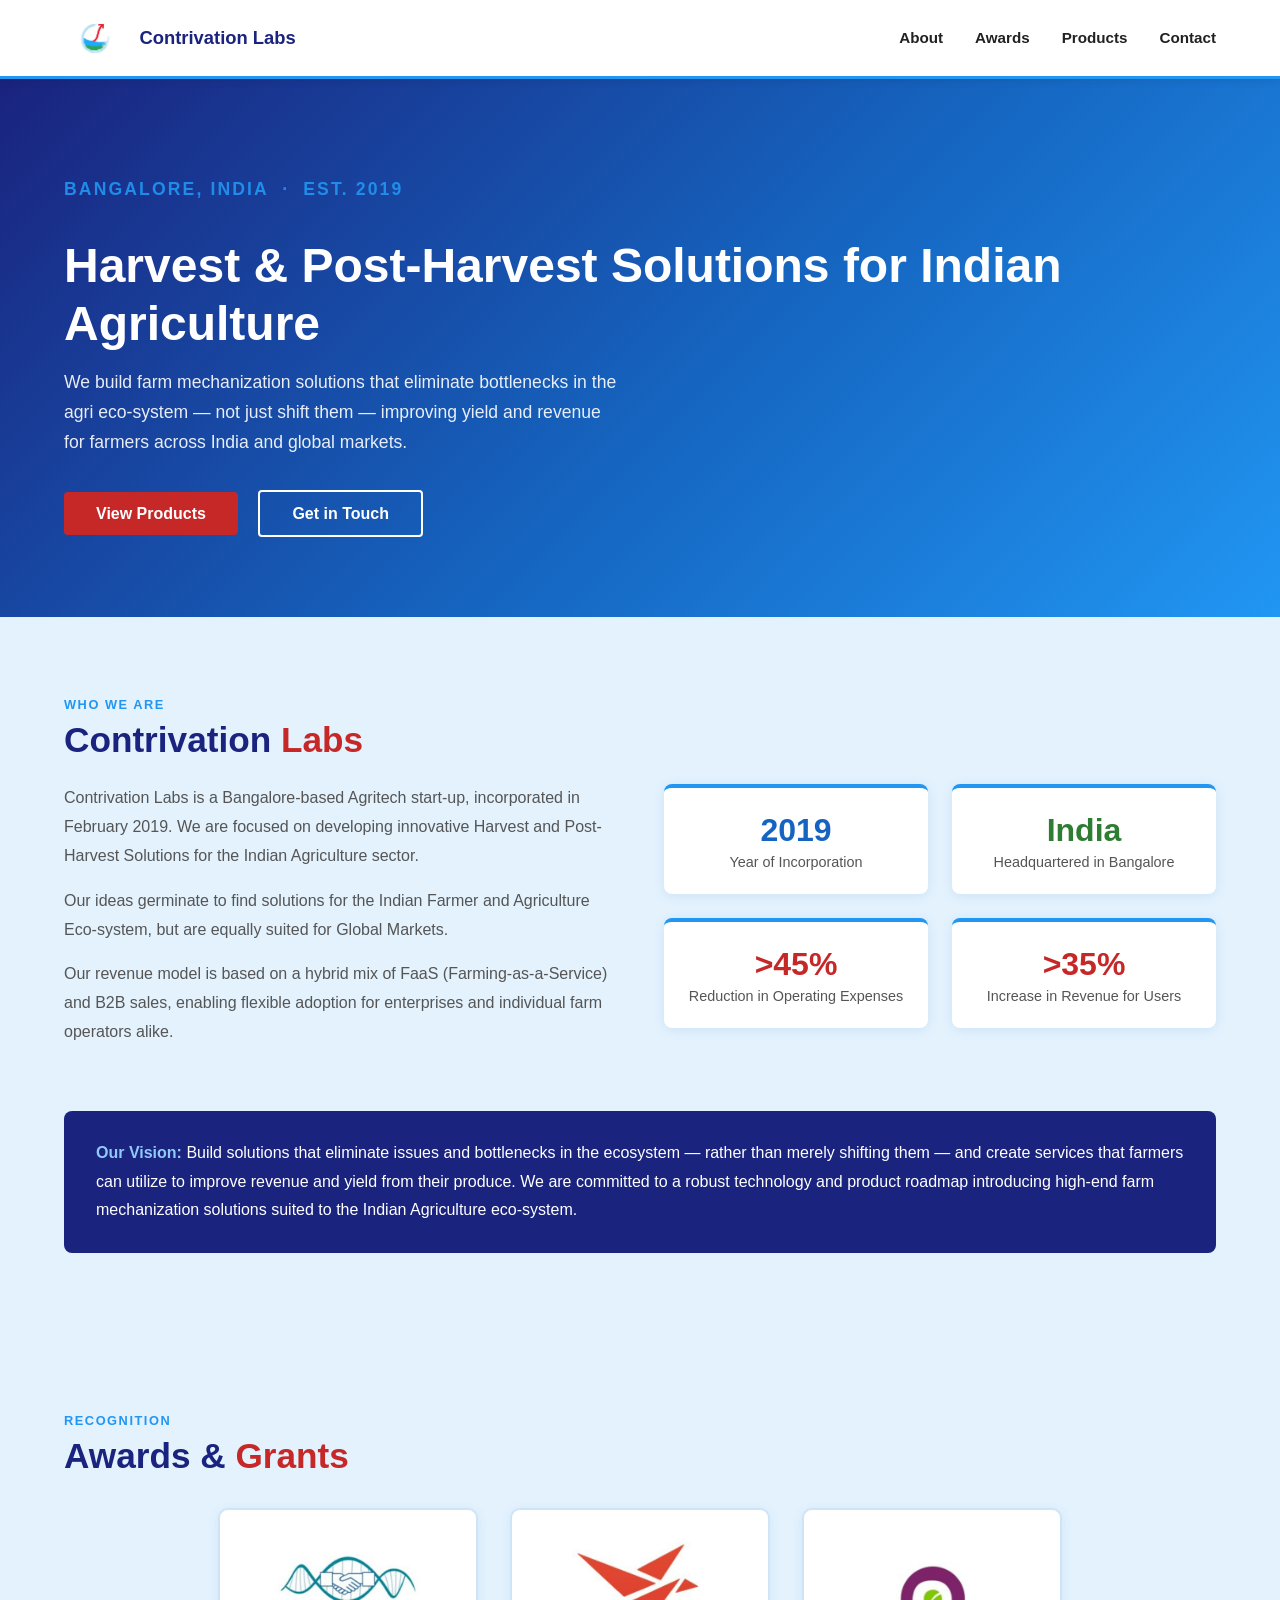
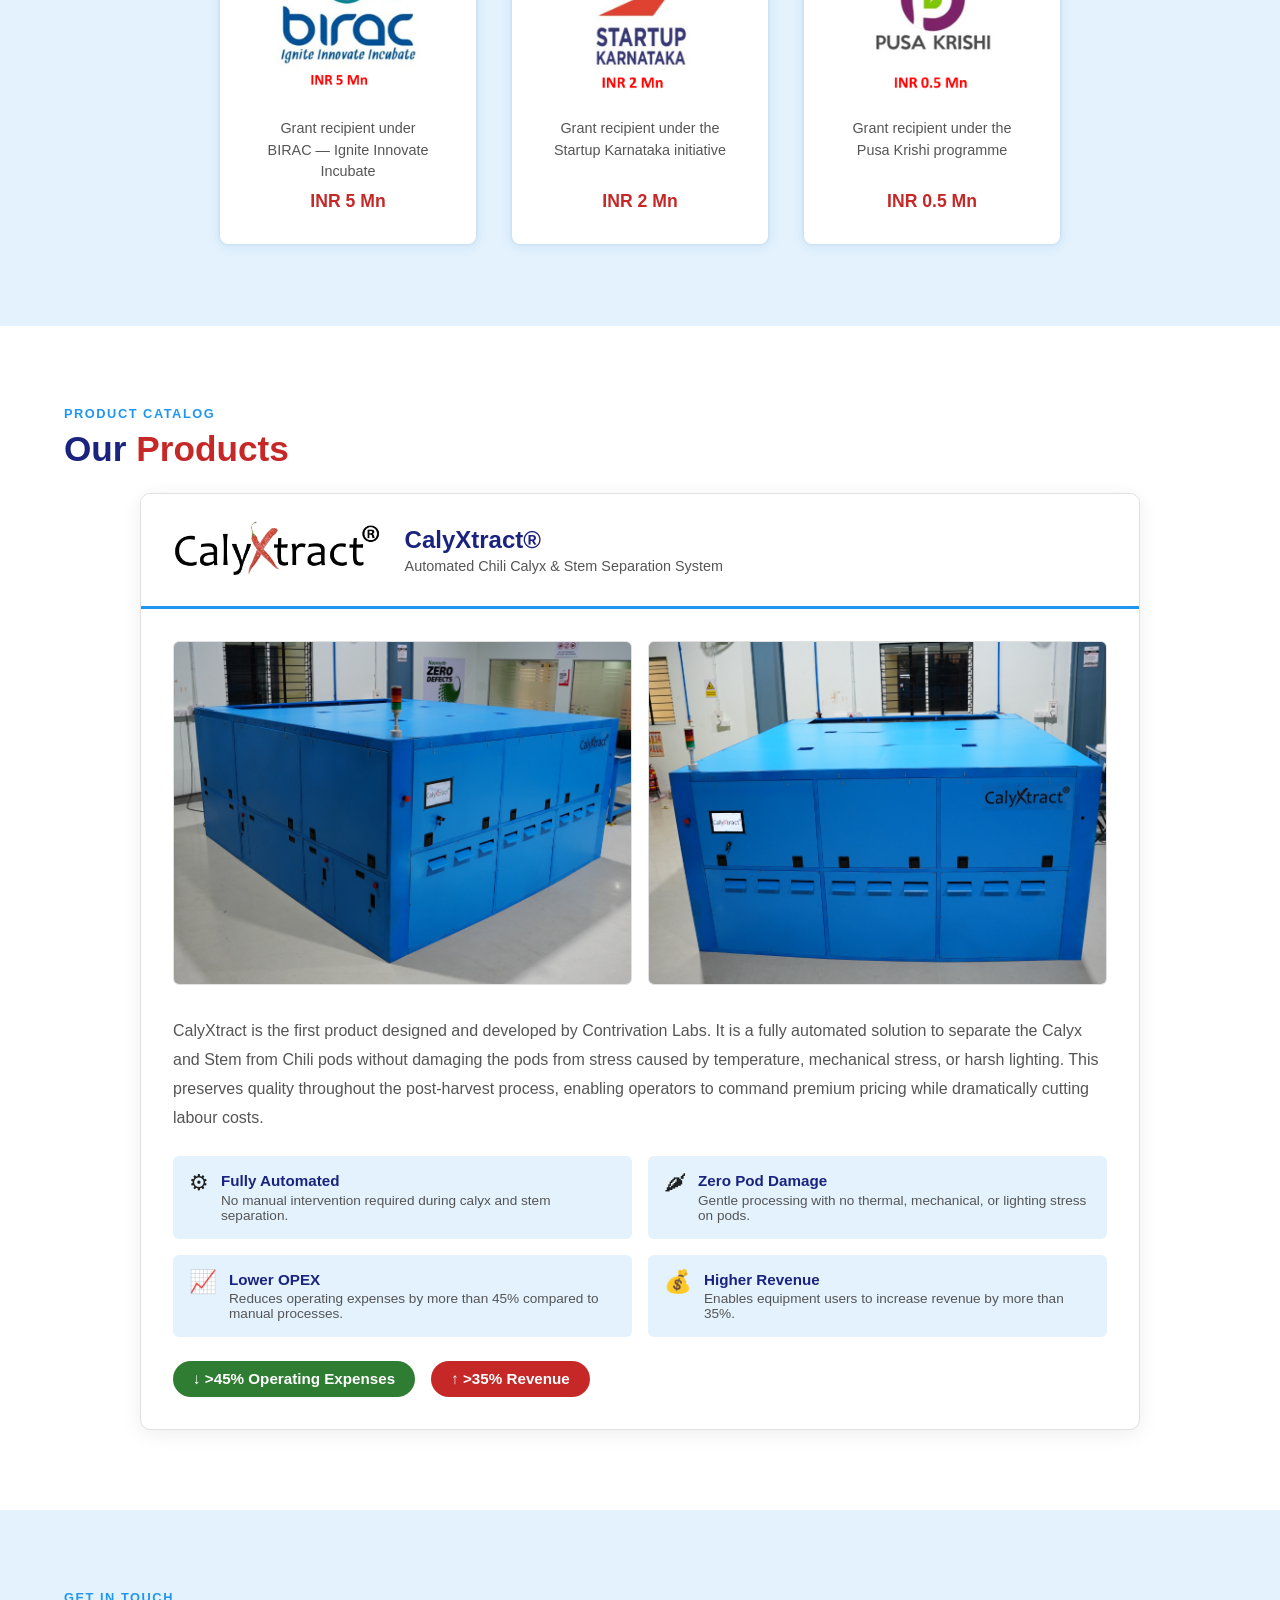
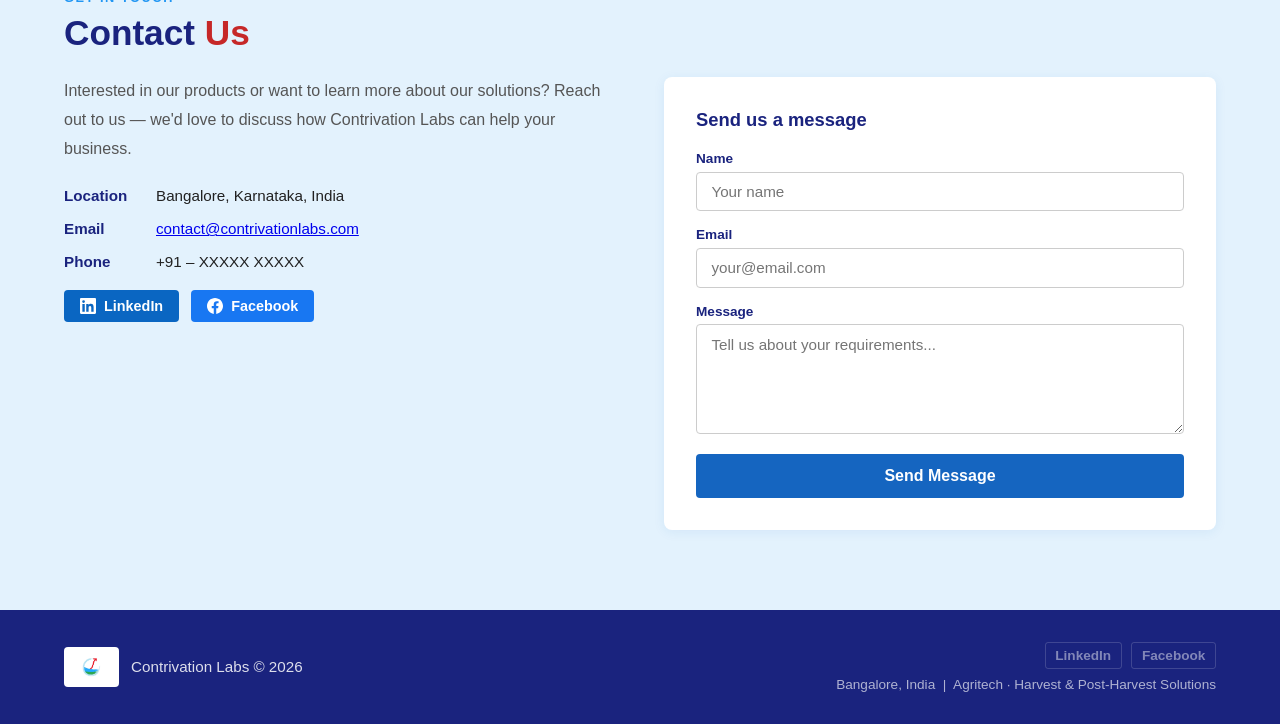
<file: index.html>
<!DOCTYPE html>
<html lang="en">
<head>
  <meta charset="UTF-8" />
  <meta name="viewport" content="width=device-width, initial-scale=1.0" />
  <title>Contrivation Labs | Agritech Solutions</title>
  <link rel="stylesheet" href="styles.css" />
</head>
<body>

<!-- NAV -->
<nav>
  <a class="nav-brand" href="./">
    <img src="media/Logo_Contrivation%20Labs.JPG" alt="Contrivation Labs logo" />
    <span>Contrivation Labs</span>
  </a>
  <ul class="nav-links">
    <li><a href="#about">About</a></li>
    <li><a href="#awards">Awards</a></li>
    <li><a href="#catalog">Products</a></li>
    <li><a href="#contact">Contact</a></li>
  </ul>
</nav>

<!-- HERO -->
<section id="hero">
  <div class="hero-text">
    <p class="section-label">Bangalore, India &nbsp;·&nbsp; Est. 2019</p>
    <h1>Harvest &amp; Post-Harvest Solutions for Indian Agriculture</h1>
    <p>We build farm mechanization solutions that eliminate bottlenecks in the agri eco-system — not just shift them — improving yield and revenue for farmers across India and global markets.</p>
    <a class="btn btn-primary" href="#catalog">View Products</a>
    <a class="btn btn-outline" href="#contact">Get in Touch</a>
  </div>
</section>

<!-- ABOUT -->
<section id="about">
  <div>
    <p class="section-label">Who We Are</p>
    <h2 class="section-title">Contrivation <span>Labs</span></h2>
  </div>
  <div class="about-grid">
    <div class="about-text">
      <p>Contrivation Labs is a Bangalore-based Agritech start-up, incorporated in February 2019. We are focused on developing innovative Harvest and Post-Harvest Solutions for the Indian Agriculture sector.</p>
      <p>Our ideas germinate to find solutions for the Indian Farmer and Agriculture Eco-system, but are equally suited for Global Markets.</p>
      <p>Our revenue model is based on a hybrid mix of FaaS (Farming-as-a-Service) and B2B sales, enabling flexible adoption for enterprises and individual farm operators alike.</p>
    </div>
    <div class="about-stats">
      <div class="stat-card">
        <div class="stat-num">2019</div>
        <p>Year of Incorporation</p>
      </div>
      <div class="stat-card">
        <div class="stat-num" style="color:var(--green)">India</div>
        <p>Headquartered in Bangalore</p>
      </div>
      <div class="stat-card">
        <div class="stat-num red">&gt;45%</div>
        <p>Reduction in Operating Expenses</p>
      </div>
      <div class="stat-card">
        <div class="stat-num red">&gt;35%</div>
        <p>Increase in Revenue for Users</p>
      </div>
    </div>
    <div class="vision-box">
      <strong>Our Vision:</strong> Build solutions that eliminate issues and bottlenecks in the ecosystem — rather than merely shifting them — and create services that farmers can utilize to improve revenue and yield from their produce. We are committed to a robust technology and product roadmap introducing high-end farm mechanization solutions suited to the Indian Agriculture eco-system.
    </div>
  </div>
</section>

<!-- AWARDS -->
<section id="awards">
  <p class="section-label">Recognition</p>
  <h2 class="section-title">Awards &amp; <span>Grants</span></h2>
  <div class="awards-grid">
        <div class="award-card">
      <img src="media/birac.png" alt="Award 1" />
      <p>Grant recipient under BIRAC — Ignite Innovate Incubate</p>
      <span class="award-amount">INR 5 Mn</span>
    </div>
    <div class="award-card">
      <img src="media/startup_karnataka.png" alt="Award 2" />
      <p>Grant recipient under the Startup Karnataka initiative</p>
      <span class="award-amount">INR 2 Mn</span>
    </div>
    <div class="award-card">
      <img src="media/pusa_krishi.png" alt="Award 3" />
      <p>Grant recipient under the Pusa Krishi programme</p>
      <span class="award-amount">INR 0.5 Mn</span>
    </div>
  </div>
</section>

<!-- CATALOG -->
<section id="catalog">
  <p class="section-label">Product Catalog</p>
  <h2 class="section-title">Our <span>Products</span></h2>
    <div class="product-card">
    <div class="product-header">
      <img src="media/calyxtract_logo.png" alt="CalyXtract® logo" />
      <div>
        <h3>CalyXtract®</h3>
        <p>Automated Chili Calyx &amp; Stem Separation System</p>
      </div>
    </div>
    <div class="product-body">
      <div class="product-images">
        <img src="media/Calyxtract-productpic1.JPG" alt="CalyXtract® — photo 1" />
        <img src="media/Calyxtract-productpic2.JPG" alt="CalyXtract® — photo 2" />
      </div>
      <p class="product-desc">CalyXtract is the first product designed and developed by Contrivation Labs. It is a fully automated solution to separate the Calyx and Stem from Chili pods without damaging the pods from stress caused by temperature, mechanical stress, or harsh lighting. This preserves quality throughout the post-harvest process, enabling operators to command premium pricing while dramatically cutting labour costs.</p>
      <div class="benefits">
        <div class="benefit">
          <div class="benefit-icon">&#9881;</div>
          <div>
            <h4>Fully Automated</h4>
            <p>No manual intervention required during calyx and stem separation.</p>
          </div>
        </div>
        <div class="benefit">
          <div class="benefit-icon">&#127798;</div>
          <div>
            <h4>Zero Pod Damage</h4>
            <p>Gentle processing with no thermal, mechanical, or lighting stress on pods.</p>
          </div>
        </div>
        <div class="benefit">
          <div class="benefit-icon">&#128200;</div>
          <div>
            <h4>Lower OPEX</h4>
            <p>Reduces operating expenses by more than 45% compared to manual processes.</p>
          </div>
        </div>
        <div class="benefit">
          <div class="benefit-icon">&#128176;</div>
          <div>
            <h4>Higher Revenue</h4>
            <p>Enables equipment users to increase revenue by more than 35%.</p>
          </div>
        </div>
      </div>
      <div class="savings-bar">
        <span class="saving-pill">↓ &gt;45% Operating Expenses</span>
        <span class="saving-pill red-pill">↑ &gt;35% Revenue</span>
      </div>
    </div>
  </div>
</section>

<!-- CONTACT -->
<section id="contact">
  <p class="section-label">Get In Touch</p>
  <h2 class="section-title">Contact <span>Us</span></h2>
  <div class="contact-grid">
    <div class="contact-info">
      <p>
        Interested in our products or want to learn more about our solutions?
        Reach out to us — we'd love to discuss how Contrivation Labs can help
        your business.
      </p>
      <div class="contact-detail">
        <strong>Location</strong>
        <span>Bangalore, Karnataka, India</span>
      </div>
      <div class="contact-detail">
        <strong>Email</strong>
        <a href="mailto:contact@contrivationlabs.com">contact@contrivationlabs.com</a>
      </div>
      <div class="contact-detail">
        <strong>Phone</strong>
        <span>+91 – XXXXX XXXXX</span>
      </div>
      <div class="social-links">
        <a class="social-btn linkedin" href="https://www.linkedin.com/company/contrivation-labs-pvt-ltd/" target="_blank" rel="noopener">
          <svg width="16" height="16" viewBox="0 0 24 24" fill="currentColor"><path d="M20.45 20.45h-3.55v-5.57c0-1.33-.03-3.04-1.85-3.04-1.85 0-2.14 1.45-2.14 2.94v5.67H9.36V9h3.41v1.56h.05c.47-.9 1.63-1.85 3.35-1.85 3.58 0 4.25 2.36 4.25 5.43v6.31zM5.34 7.43a2.06 2.06 0 1 1 0-4.12 2.06 2.06 0 0 1 0 4.12zm1.78 13.02H3.56V9h3.56v11.45zM22.23 0H1.77C.79 0 0 .77 0 1.72v20.56C0 23.23.79 24 1.77 24h20.46C23.2 24 24 23.23 24 22.28V1.72C24 .77 23.2 0 22.23 0z"/></svg>
          LinkedIn
        </a>
        <a class="social-btn facebook" href="https://www.facebook.com/contrivation.labs?mibextid=ZbWKwL" target="_blank" rel="noopener">
          <svg width="16" height="16" viewBox="0 0 24 24" fill="currentColor"><path d="M24 12.07C24 5.41 18.63 0 12 0S0 5.41 0 12.07C0 18.1 4.39 23.1 10.13 24v-8.44H7.08v-3.49h3.04V9.41c0-3.02 1.8-4.7 4.54-4.7 1.31 0 2.68.24 2.68.24v2.97h-1.51c-1.49 0-1.95.93-1.95 1.88v2.27h3.32l-.53 3.49h-2.79V24C19.61 23.1 24 18.1 24 12.07z"/></svg>
          Facebook
        </a>
      </div>
    </div>

    <div class="contact-form">
      <h3>Send us a message</h3>
      <form action="https://formspree.io/f/YOUR_FORM_ID" method="POST">
        <div class="form-group">
          <label for="name">Name</label>
          <input type="text" id="name" name="name" placeholder="Your name" required />
        </div>
        <div class="form-group">
          <label for="email">Email</label>
          <input type="email" id="email" name="email" placeholder="your@email.com" required />
        </div>
        <div class="form-group">
          <label for="message">Message</label>
          <textarea id="message" name="message" placeholder="Tell us about your requirements..." required></textarea>
        </div>
        <button type="submit" class="btn-submit">Send Message</button>
      </form>
    </div>
  </div>
</section>

<!-- FOOTER -->
<footer>
  <div class="footer-brand">
    <img src="media/Logo_Contrivation%20Labs.JPG" alt="Contrivation Labs" />
    <span>Contrivation Labs &copy; 2026</span>
  </div>
  <div class="footer-right" style="display:flex; flex-direction:column; align-items:flex-end; gap:0.5rem;">
    <div class="footer-social">
      <a href="https://www.linkedin.com/company/contrivation-labs-pvt-ltd/" target="_blank" rel="noopener">LinkedIn</a>
      <a href="https://www.facebook.com/contrivation.labs?mibextid=ZbWKwL" target="_blank" rel="noopener">Facebook</a>
    </div>
    <span>Bangalore, India &nbsp;|&nbsp; Agritech &middot; Harvest &amp; Post-Harvest Solutions</span>
  </div>
</footer>

</body>
</html>
</file>
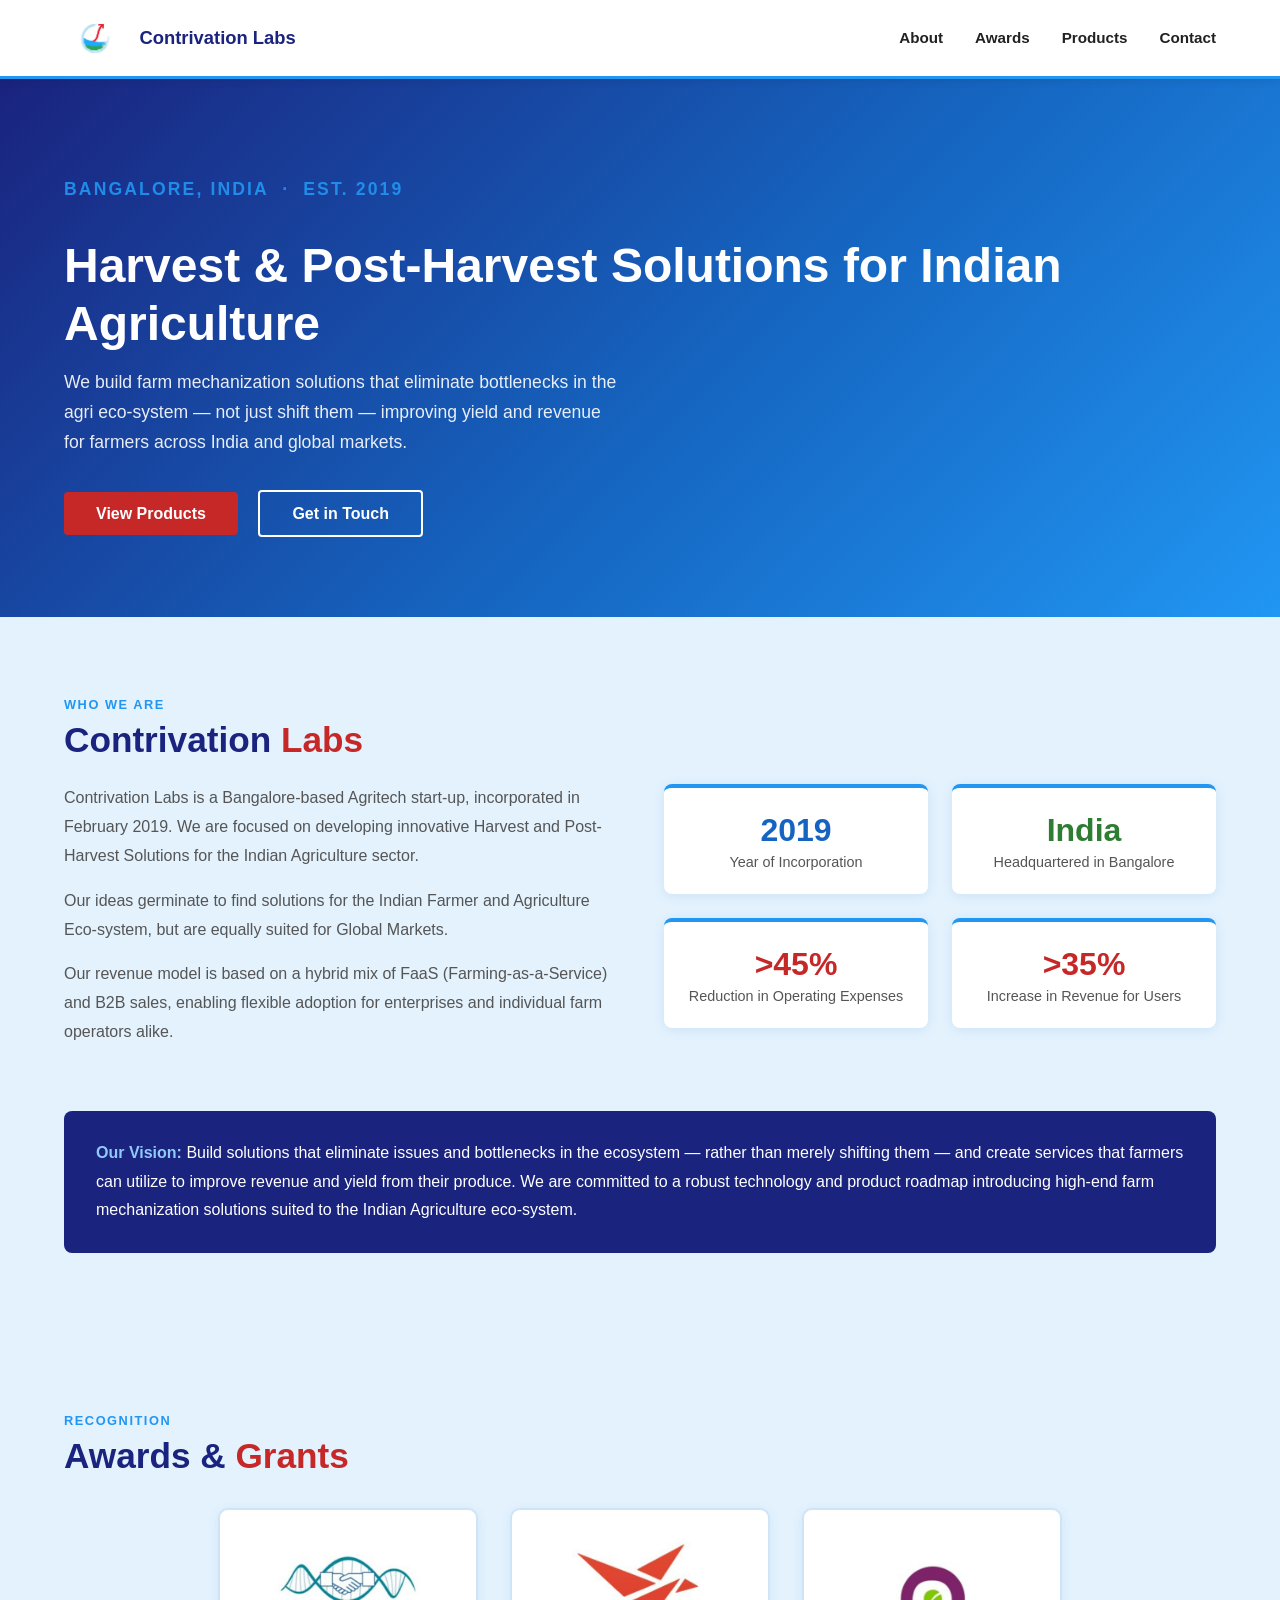
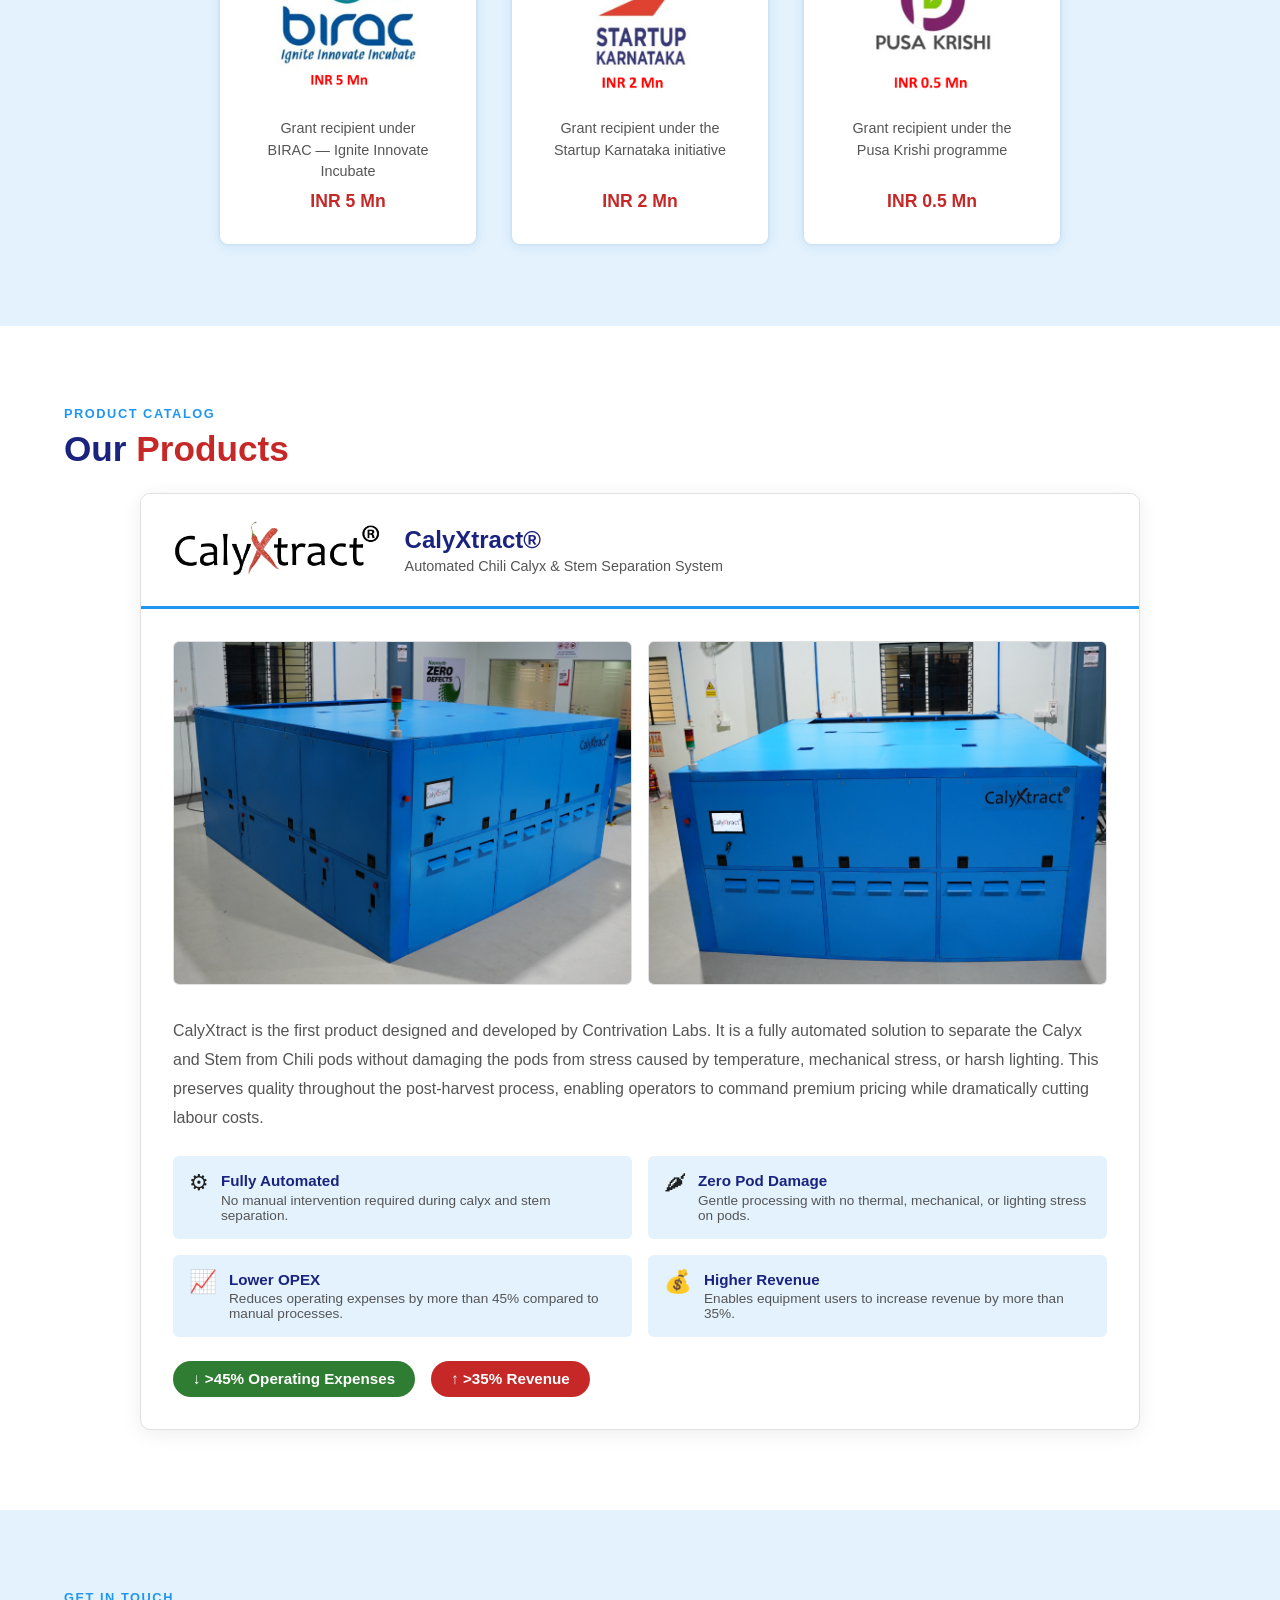
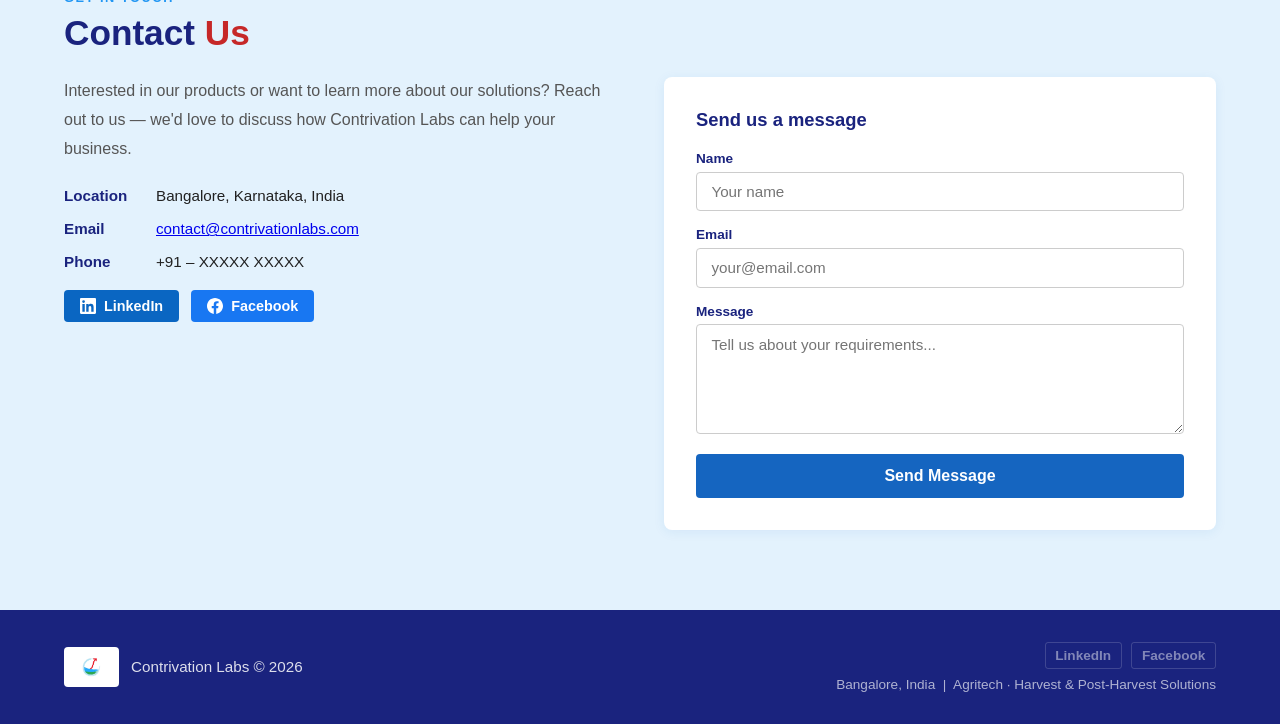
<file: preview/pr-2/index.html>
<!DOCTYPE html>
<html lang="en">
<head>
  <meta charset="UTF-8" />
  <meta name="viewport" content="width=device-width, initial-scale=1.0" />
  <title>Contrivation Labs | Agritech Solutions</title>
  <link rel="stylesheet" href="styles.css" />
</head>
<body>

<!-- NAV -->
<nav>
  <a class="nav-brand" href="./">
    <img src="media/Logo_Contrivation%20Labs.JPG" alt="Contrivation Labs logo" />
    <span>Contrivation Labs</span>
  </a>
  <ul class="nav-links">
    <li><a href="#about">About</a></li>
    <li><a href="#awards">Awards</a></li>
    <li><a href="#catalog">Products</a></li>
    <li><a href="#contact">Contact</a></li>
  </ul>
</nav>

<!-- HERO -->
<section id="hero">
  <div class="hero-text">
    <p class="section-label">Bangalore, India &nbsp;·&nbsp; Est. 2019</p>
    <h1>Harvest &amp; Post-Harvest Solutions for Indian Agriculture</h1>
    <p>We build farm mechanization solutions that eliminate bottlenecks in the agri eco-system — not just shift them — improving yield and revenue for farmers across India and global markets.</p>
    <a class="btn btn-primary" href="#catalog">View Products</a>
    <a class="btn btn-outline" href="#contact">Get in Touch</a>
  </div>
</section>

<!-- ABOUT -->
<section id="about">
  <div>
    <p class="section-label">Who We Are</p>
    <h2 class="section-title">Contrivation <span>Labs</span></h2>
  </div>
  <div class="about-grid">
    <div class="about-text">
      <p>Contrivation Labs is a Bangalore-based Agritech start-up, incorporated in February 2019. We are focused on developing innovative Harvest and Post-Harvest Solutions for the Indian Agriculture sector.</p>
      <p>Our ideas germinate to find solutions for the Indian Farmer and Agriculture Eco-system, but are equally suited for Global Markets.</p>
      <p>Our revenue model is based on a hybrid mix of FaaS (Farming-as-a-Service) and B2B sales, enabling flexible adoption for enterprises and individual farm operators alike.</p>
    </div>
    <div class="about-stats">
      <div class="stat-card">
        <div class="stat-num">2019</div>
        <p>Year of Incorporation</p>
      </div>
      <div class="stat-card">
        <div class="stat-num" style="color:var(--green)">India</div>
        <p>Headquartered in Bangalore</p>
      </div>
      <div class="stat-card">
        <div class="stat-num red">&gt;45%</div>
        <p>Reduction in Operating Expenses</p>
      </div>
      <div class="stat-card">
        <div class="stat-num red">&gt;35%</div>
        <p>Increase in Revenue for Users</p>
      </div>
    </div>
    <div class="vision-box">
      <strong>Our Vision:</strong> Build solutions that eliminate issues and bottlenecks in the ecosystem — rather than merely shifting them — and create services that farmers can utilize to improve revenue and yield from their produce. We are committed to a robust technology and product roadmap introducing high-end farm mechanization solutions suited to the Indian Agriculture eco-system.
    </div>
  </div>
</section>

<!-- AWARDS -->
<section id="awards">
  <p class="section-label">Recognition</p>
  <h2 class="section-title">Awards &amp; <span>Grants</span></h2>
  <div class="awards-grid">
        <div class="award-card">
      <img src="media/birac.png" alt="Award 1" />
      <p>Grant recipient under BIRAC — Ignite Innovate Incubate</p>
      <span class="award-amount">INR 5 Mn</span>
    </div>
    <div class="award-card">
      <img src="media/startup_karnataka.png" alt="Award 2" />
      <p>Grant recipient under the Startup Karnataka initiative</p>
      <span class="award-amount">INR 2 Mn</span>
    </div>
    <div class="award-card">
      <img src="media/pusa_krishi.png" alt="Award 3" />
      <p>Grant recipient under the Pusa Krishi programme</p>
      <span class="award-amount">INR 0.5 Mn</span>
    </div>
  </div>
</section>

<!-- CATALOG -->
<section id="catalog">
  <p class="section-label">Product Catalog</p>
  <h2 class="section-title">Our <span>Products</span></h2>
    <div class="product-card">
    <div class="product-header">
      <img src="media/calyxtract_logo.png" alt="CalyXtract® logo" />
      <div>
        <h3>CalyXtract®</h3>
        <p>Automated Chili Calyx &amp; Stem Separation System</p>
      </div>
    </div>
    <div class="product-body">
      <div class="product-images">
        <img src="media/Calyxtract-productpic1.JPG" alt="CalyXtract® — photo 1" />
        <img src="media/Calyxtract-productpic2.JPG" alt="CalyXtract® — photo 2" />
      </div>
      <p class="product-desc">CalyXtract is the first product designed and developed by Contrivation Labs. It is a fully automated solution to separate the Calyx and Stem from Chili pods without damaging the pods from stress caused by temperature, mechanical stress, or harsh lighting. This preserves quality throughout the post-harvest process, enabling operators to command premium pricing while dramatically cutting labour costs.</p>
      <div class="benefits">
        <div class="benefit">
          <div class="benefit-icon">&#9881;</div>
          <div>
            <h4>Fully Automated</h4>
            <p>No manual intervention required during calyx and stem separation.</p>
          </div>
        </div>
        <div class="benefit">
          <div class="benefit-icon">&#127798;</div>
          <div>
            <h4>Zero Pod Damage</h4>
            <p>Gentle processing with no thermal, mechanical, or lighting stress on pods.</p>
          </div>
        </div>
        <div class="benefit">
          <div class="benefit-icon">&#128200;</div>
          <div>
            <h4>Lower OPEX</h4>
            <p>Reduces operating expenses by more than 45% compared to manual processes.</p>
          </div>
        </div>
        <div class="benefit">
          <div class="benefit-icon">&#128176;</div>
          <div>
            <h4>Higher Revenue</h4>
            <p>Enables equipment users to increase revenue by more than 35%.</p>
          </div>
        </div>
      </div>
      <div class="savings-bar">
        <span class="saving-pill">↓ &gt;45% Operating Expenses</span>
        <span class="saving-pill red-pill">↑ &gt;35% Revenue</span>
      </div>
    </div>
  </div>
</section>

<!-- CONTACT -->
<section id="contact">
  <p class="section-label">Get In Touch</p>
  <h2 class="section-title">Contact <span>Us</span></h2>
  <div class="contact-grid">
    <div class="contact-info">
      <p>
        Interested in our products or want to learn more about our solutions?
        Reach out to us — we'd love to discuss how Contrivation Labs can help
        your business.
      </p>
      <div class="contact-detail">
        <strong>Location</strong>
        <span>Bangalore, Karnataka, India</span>
      </div>
      <div class="contact-detail">
        <strong>Email</strong>
        <a href="mailto:contact@contrivationlabs.com">contact@contrivationlabs.com</a>
      </div>
      <div class="contact-detail">
        <strong>Phone</strong>
        <span>+91 – XXXXX XXXXX</span>
      </div>
      <div class="social-links">
        <a class="social-btn linkedin" href="https://www.linkedin.com/company/contrivation-labs-pvt-ltd/" target="_blank" rel="noopener">
          <svg width="16" height="16" viewBox="0 0 24 24" fill="currentColor"><path d="M20.45 20.45h-3.55v-5.57c0-1.33-.03-3.04-1.85-3.04-1.85 0-2.14 1.45-2.14 2.94v5.67H9.36V9h3.41v1.56h.05c.47-.9 1.63-1.85 3.35-1.85 3.58 0 4.25 2.36 4.25 5.43v6.31zM5.34 7.43a2.06 2.06 0 1 1 0-4.12 2.06 2.06 0 0 1 0 4.12zm1.78 13.02H3.56V9h3.56v11.45zM22.23 0H1.77C.79 0 0 .77 0 1.72v20.56C0 23.23.79 24 1.77 24h20.46C23.2 24 24 23.23 24 22.28V1.72C24 .77 23.2 0 22.23 0z"/></svg>
          LinkedIn
        </a>
        <a class="social-btn facebook" href="https://www.facebook.com/contrivation.labs?mibextid=ZbWKwL" target="_blank" rel="noopener">
          <svg width="16" height="16" viewBox="0 0 24 24" fill="currentColor"><path d="M24 12.07C24 5.41 18.63 0 12 0S0 5.41 0 12.07C0 18.1 4.39 23.1 10.13 24v-8.44H7.08v-3.49h3.04V9.41c0-3.02 1.8-4.7 4.54-4.7 1.31 0 2.68.24 2.68.24v2.97h-1.51c-1.49 0-1.95.93-1.95 1.88v2.27h3.32l-.53 3.49h-2.79V24C19.61 23.1 24 18.1 24 12.07z"/></svg>
          Facebook
        </a>
      </div>
    </div>

    <div class="contact-form">
      <h3>Send us a message</h3>
      <form action="https://formspree.io/f/YOUR_FORM_ID" method="POST">
        <div class="form-group">
          <label for="name">Name</label>
          <input type="text" id="name" name="name" placeholder="Your name" required />
        </div>
        <div class="form-group">
          <label for="email">Email</label>
          <input type="email" id="email" name="email" placeholder="your@email.com" required />
        </div>
        <div class="form-group">
          <label for="message">Message</label>
          <textarea id="message" name="message" placeholder="Tell us about your requirements..." required></textarea>
        </div>
        <button type="submit" class="btn-submit">Send Message</button>
      </form>
    </div>
  </div>
</section>

<!-- FOOTER -->
<footer>
  <div class="footer-brand">
    <img src="media/Logo_Contrivation%20Labs.JPG" alt="Contrivation Labs" />
    <span>Contrivation Labs &copy; 2026</span>
  </div>
  <div class="footer-right" style="display:flex; flex-direction:column; align-items:flex-end; gap:0.5rem;">
    <div class="footer-social">
      <a href="https://www.linkedin.com/company/contrivation-labs-pvt-ltd/" target="_blank" rel="noopener">LinkedIn</a>
      <a href="https://www.facebook.com/contrivation.labs?mibextid=ZbWKwL" target="_blank" rel="noopener">Facebook</a>
    </div>
    <span>Bangalore, India &nbsp;|&nbsp; Agritech &middot; Harvest &amp; Post-Harvest Solutions</span>
  </div>
</footer>

</body>
</html>
</file>
<file: styles.css>
*, *::before, *::after { box-sizing: border-box; margin: 0; padding: 0; }

:root {
  --blue:       #1565C0;
  --blue-light: #2196F3;
  --blue-pale:  #E3F2FD;
  --green:      #2E7D32;
  --red:        #C62828;
  --dark:       #1A237E;
  --text:       #212121;
  --muted:      #555;
  --white:      #ffffff;
}

html { scroll-behavior: smooth; }
body { font-family: 'Segoe UI', Arial, sans-serif; color: var(--text); }

/* ── NAV ── */
nav {
  position: sticky; top: 0; z-index: 100;
  background: var(--white);
  border-bottom: 3px solid var(--blue-light);
  display: flex; align-items: center; justify-content: space-between;
  padding: 0.75rem 5%;
  box-shadow: 0 2px 8px rgba(0,0,0,0.08);
}
.nav-brand {
  display: flex; align-items: center; gap: 0.75rem;
  text-decoration: none;
}
.nav-brand img { height: 52px; width: auto; }
.nav-brand span {
  font-size: 1.15rem; font-weight: 700;
  color: var(--dark); line-height: 1.2;
}
.nav-links { display: flex; gap: 2rem; list-style: none; }
.nav-links a {
  text-decoration: none; font-weight: 600; font-size: 0.95rem;
  color: var(--text); transition: color 0.2s;
}
.nav-links a:hover { color: var(--blue-light); }

/* ── HERO ── */
#hero {
  background: linear-gradient(135deg, var(--dark) 0%, var(--blue) 55%, var(--blue-light) 100%);
  color: var(--white);
  padding: 6rem 5% 5rem;
  display: flex; align-items: center; gap: 3rem;
  min-height: 480px;
}
.hero-text { flex: 1; }
.hero-text h1 {
  font-size: clamp(2rem, 4vw, 3rem);
  line-height: 1.2; margin-bottom: 1rem;
}
.hero-text h1 span { color: #90CAF9; }
.hero-text p {
  font-size: 1.1rem; max-width: 560px;
  opacity: 0.9; margin-bottom: 2rem; line-height: 1.7;
}
.btn {
  display: inline-block; padding: 0.8rem 2rem;
  border-radius: 4px; font-weight: 700; font-size: 1rem;
  text-decoration: none; transition: opacity 0.2s, transform 0.15s;
}
.btn:hover { opacity: 0.85; transform: translateY(-2px); }
.btn-primary { background: var(--red); color: var(--white); }
.btn-outline {
  border: 2px solid var(--white); color: var(--white);
  margin-left: 1rem;
}

/* ── SECTIONS ── */
section { padding: 5rem 5%; }
.section-label {
  font-size: 0.8rem; font-weight: 700; letter-spacing: 0.12em;
  text-transform: uppercase; color: var(--blue-light);
  margin-bottom: 0.5rem;
}
h2.section-title {
  font-size: clamp(1.6rem, 3vw, 2.2rem);
  color: var(--dark); margin-bottom: 1.5rem;
}
h2.section-title span { color: var(--red); }

/* ── ABOUT ── */
#about { background: var(--blue-pale); }
.about-grid {
  display: grid;
  grid-template-columns: 1fr 1fr;
  gap: 3rem; align-items: start;
}
.about-text p {
  color: var(--muted); line-height: 1.8;
  margin-bottom: 1rem; font-size: 1rem;
}
.about-stats {
  display: grid; grid-template-columns: 1fr 1fr;
  gap: 1.5rem;
}
.stat-card {
  background: var(--white); border-radius: 8px;
  padding: 1.5rem; text-align: center;
  box-shadow: 0 2px 12px rgba(21,101,192,0.1);
  border-top: 4px solid var(--blue-light);
}
.stat-card .stat-num {
  font-size: 2rem; font-weight: 800; color: var(--blue);
}
.stat-card .stat-num.red { color: var(--red); }
.stat-card p { color: var(--muted); font-size: 0.9rem; margin-top: 0.3rem; }
.vision-box {
  grid-column: 1 / -1;
  background: var(--dark); color: var(--white);
  border-radius: 8px; padding: 1.75rem 2rem;
  font-size: 1rem; line-height: 1.8;
}
.vision-box strong { color: #90CAF9; }

/* ── AWARDS ── */
#awards { background: var(--blue-pale); }
.awards-grid {
  display: flex; flex-wrap: wrap; gap: 2rem;
  justify-content: center; margin-top: 2rem;
}
.award-card {
  display: flex; flex-direction: column; align-items: center;
  background: var(--white); border-radius: 10px;
  padding: 2rem 2.5rem; text-align: center;
  border: 2px solid #d0e4f7;
  box-shadow: 0 2px 12px rgba(21,101,192,0.08);
  max-width: 260px;
  transition: transform 0.2s, box-shadow 0.2s;
}
.award-card:hover {
  transform: translateY(-4px);
  box-shadow: 0 6px 20px rgba(21,101,192,0.14);
}
.award-card img { width: 100%; max-width: 180px; height: 160px; object-fit: contain; display: block; margin: 0 auto 1rem; }
.award-card p { font-size: 0.9rem; color: var(--muted); line-height: 1.5; margin-bottom: 0.5rem; }
.award-amount { font-size: 1.1rem; font-weight: 800; color: var(--red); margin-top: auto; }

/* ── CATALOG ── */
#catalog { background: var(--white); }
.product-card {
  border: 1px solid #e0e0e0; border-radius: 10px;
  overflow: hidden; max-width: 1000px;
  margin: 0 auto;
  box-shadow: 0 4px 20px rgba(0,0,0,0.07);
}
.product-header {
  background: var(--white);
  border-bottom: 3px solid var(--blue-light);
  padding: 1.5rem 2rem; display: flex;
  align-items: center; gap: 1.5rem;
}
.product-header img { height: 64px; width: auto; }
.product-header div h3 { font-size: 1.5rem; color: var(--dark); }
.product-header div p { color: var(--muted); font-size: 0.9rem; margin-top: 0.2rem; }
.product-body { padding: 2rem; }
.product-images {
  display: grid; grid-template-columns: 1fr 1fr;
  gap: 1rem; margin-bottom: 2rem;
}
.product-images img {
  width: 100%; border-radius: 6px;
  object-fit: cover; aspect-ratio: 4/3;
  border: 1px solid #e0e0e0;
}
.product-desc {
  color: var(--muted); line-height: 1.8;
  font-size: 1rem; margin-bottom: 1.5rem;
}
.benefits {
  display: grid; grid-template-columns: 1fr 1fr;
  gap: 1rem;
}
.benefit {
  display: flex; align-items: flex-start; gap: 0.75rem;
  background: var(--blue-pale); padding: 1rem;
  border-radius: 6px;
}
.benefit-icon {
  font-size: 1.4rem; flex-shrink: 0;
  line-height: 1;
}
.benefit h4 { font-size: 0.95rem; color: var(--dark); margin-bottom: 0.2rem; }
.benefit p  { font-size: 0.85rem; color: var(--muted); }
.savings-bar {
  display: flex; gap: 1rem; margin-top: 1.5rem; flex-wrap: wrap;
}
.saving-pill {
  background: var(--green); color: var(--white);
  padding: 0.6rem 1.25rem; border-radius: 30px;
  font-weight: 700; font-size: 0.95rem;
}
.saving-pill.red-pill { background: var(--red); }

/* ── CONTACT ── */
#contact { background: var(--blue-pale); }
.contact-grid {
  display: grid; grid-template-columns: 1fr 1fr;
  gap: 3rem; align-items: start;
}
.contact-info p {
  color: var(--muted); line-height: 1.8; margin-bottom: 1.5rem;
}
.contact-detail {
  display: flex; align-items: flex-start; gap: 0.75rem;
  margin-bottom: 1rem; font-size: 0.95rem; color: var(--text);
}
.contact-detail strong { min-width: 80px; color: var(--dark); }
.contact-form {
  background: var(--white); border-radius: 8px;
  padding: 2rem; box-shadow: 0 2px 12px rgba(21,101,192,0.08);
}
.contact-form h3 {
  font-size: 1.15rem; color: var(--dark);
  margin-bottom: 1.25rem;
}
.form-group { margin-bottom: 1rem; }
.form-group label {
  display: block; font-size: 0.85rem; font-weight: 600;
  color: var(--dark); margin-bottom: 0.35rem;
}
.form-group input,
.form-group textarea {
  width: 100%; padding: 0.65rem 0.9rem;
  border: 1px solid #ccc; border-radius: 4px;
  font-size: 0.95rem; font-family: inherit;
  transition: border-color 0.2s;
}
.form-group input:focus,
.form-group textarea:focus {
  outline: none; border-color: var(--blue-light);
  box-shadow: 0 0 0 3px rgba(33,150,243,0.12);
}
.form-group textarea { resize: vertical; min-height: 110px; }
.btn-submit {
  background: var(--blue); color: var(--white);
  border: none; cursor: pointer; width: 100%;
  padding: 0.8rem; border-radius: 4px;
  font-size: 1rem; font-weight: 700;
  transition: background 0.2s, transform 0.15s;
}
.btn-submit:hover { background: var(--dark); transform: translateY(-2px); }

/* ── SOCIAL ── */
.social-links { display: flex; gap: 0.75rem; margin-top: 1.25rem; }
.social-btn {
  display: inline-flex; align-items: center; gap: 0.5rem;
  padding: 0.5rem 1rem; border-radius: 4px;
  font-size: 0.9rem; font-weight: 600; text-decoration: none;
  transition: opacity 0.2s, transform 0.15s;
}
.social-btn:hover { opacity: 0.85; transform: translateY(-2px); }
.social-btn.linkedin { background: #0A66C2; color: var(--white); }
.social-btn.facebook { background: #1877F2; color: var(--white); }

/* ── FOOTER ── */
footer {
  background: var(--dark); color: var(--white);
  padding: 2rem 5%; display: flex;
  align-items: center; justify-content: space-between;
  flex-wrap: wrap; gap: 1rem;
}
footer .footer-brand { display: flex; align-items: center; gap: 0.75rem; }
footer .footer-brand img { height: 40px; background: var(--white); padding: 4px 8px; border-radius: 4px; }
footer .footer-brand span { font-size: 0.95rem; opacity: 0.85; }
footer .footer-right { font-size: 0.85rem; opacity: 0.65; }
.footer-social { display: flex; gap: 0.6rem; }
.footer-social a {
  color: rgba(255,255,255,0.7); font-size: 0.85rem; font-weight: 600;
  text-decoration: none; padding: 0.3rem 0.6rem;
  border: 1px solid rgba(255,255,255,0.25); border-radius: 3px;
  transition: color 0.2s, border-color 0.2s;
}
.footer-social a:hover { color: var(--white); border-color: var(--white); }

/* ── RESPONSIVE ── */
@media (max-width: 768px) {
  #hero { flex-direction: column; padding: 4rem 5%; }
  .about-grid { grid-template-columns: 1fr; }
  .about-stats { grid-template-columns: 1fr 1fr; }
  .product-images { grid-template-columns: 1fr; }
  .benefits { grid-template-columns: 1fr; }
  .contact-grid { grid-template-columns: 1fr; }
  .nav-links { gap: 1rem; }
  footer { flex-direction: column; text-align: center; }
}
</file>
<file: preview/pr-2/styles.css>
*, *::before, *::after { box-sizing: border-box; margin: 0; padding: 0; }

:root {
  --blue:       #1565C0;
  --blue-light: #2196F3;
  --blue-pale:  #E3F2FD;
  --green:      #2E7D32;
  --red:        #C62828;
  --dark:       #1A237E;
  --text:       #212121;
  --muted:      #555;
  --white:      #ffffff;
}

html { scroll-behavior: smooth; }
body { font-family: 'Segoe UI', Arial, sans-serif; color: var(--text); }

/* ── NAV ── */
nav {
  position: sticky; top: 0; z-index: 100;
  background: var(--white);
  border-bottom: 3px solid var(--blue-light);
  display: flex; align-items: center; justify-content: space-between;
  padding: 0.75rem 5%;
  box-shadow: 0 2px 8px rgba(0,0,0,0.08);
}
.nav-brand {
  display: flex; align-items: center; gap: 0.75rem;
  text-decoration: none;
}
.nav-brand img { height: 52px; width: auto; }
.nav-brand span {
  font-size: 1.15rem; font-weight: 700;
  color: var(--dark); line-height: 1.2;
}
.nav-links { display: flex; gap: 2rem; list-style: none; }
.nav-links a {
  text-decoration: none; font-weight: 600; font-size: 0.95rem;
  color: var(--text); transition: color 0.2s;
}
.nav-links a:hover { color: var(--blue-light); }

/* ── HERO ── */
#hero {
  background: linear-gradient(135deg, var(--dark) 0%, var(--blue) 55%, var(--blue-light) 100%);
  color: var(--white);
  padding: 6rem 5% 5rem;
  display: flex; align-items: center; gap: 3rem;
  min-height: 480px;
}
.hero-text { flex: 1; }
.hero-text h1 {
  font-size: clamp(2rem, 4vw, 3rem);
  line-height: 1.2; margin-bottom: 1rem;
}
.hero-text h1 span { color: #90CAF9; }
.hero-text p {
  font-size: 1.1rem; max-width: 560px;
  opacity: 0.9; margin-bottom: 2rem; line-height: 1.7;
}
.btn {
  display: inline-block; padding: 0.8rem 2rem;
  border-radius: 4px; font-weight: 700; font-size: 1rem;
  text-decoration: none; transition: opacity 0.2s, transform 0.15s;
}
.btn:hover { opacity: 0.85; transform: translateY(-2px); }
.btn-primary { background: var(--red); color: var(--white); }
.btn-outline {
  border: 2px solid var(--white); color: var(--white);
  margin-left: 1rem;
}

/* ── SECTIONS ── */
section { padding: 5rem 5%; }
.section-label {
  font-size: 0.8rem; font-weight: 700; letter-spacing: 0.12em;
  text-transform: uppercase; color: var(--blue-light);
  margin-bottom: 0.5rem;
}
h2.section-title {
  font-size: clamp(1.6rem, 3vw, 2.2rem);
  color: var(--dark); margin-bottom: 1.5rem;
}
h2.section-title span { color: var(--red); }

/* ── ABOUT ── */
#about { background: var(--blue-pale); }
.about-grid {
  display: grid;
  grid-template-columns: 1fr 1fr;
  gap: 3rem; align-items: start;
}
.about-text p {
  color: var(--muted); line-height: 1.8;
  margin-bottom: 1rem; font-size: 1rem;
}
.about-stats {
  display: grid; grid-template-columns: 1fr 1fr;
  gap: 1.5rem;
}
.stat-card {
  background: var(--white); border-radius: 8px;
  padding: 1.5rem; text-align: center;
  box-shadow: 0 2px 12px rgba(21,101,192,0.1);
  border-top: 4px solid var(--blue-light);
}
.stat-card .stat-num {
  font-size: 2rem; font-weight: 800; color: var(--blue);
}
.stat-card .stat-num.red { color: var(--red); }
.stat-card p { color: var(--muted); font-size: 0.9rem; margin-top: 0.3rem; }
.vision-box {
  grid-column: 1 / -1;
  background: var(--dark); color: var(--white);
  border-radius: 8px; padding: 1.75rem 2rem;
  font-size: 1rem; line-height: 1.8;
}
.vision-box strong { color: #90CAF9; }

/* ── AWARDS ── */
#awards { background: var(--blue-pale); }
.awards-grid {
  display: flex; flex-wrap: wrap; gap: 2rem;
  justify-content: center; margin-top: 2rem;
}
.award-card {
  display: flex; flex-direction: column; align-items: center;
  background: var(--white); border-radius: 10px;
  padding: 2rem 2.5rem; text-align: center;
  border: 2px solid #d0e4f7;
  box-shadow: 0 2px 12px rgba(21,101,192,0.08);
  max-width: 260px;
  transition: transform 0.2s, box-shadow 0.2s;
}
.award-card:hover {
  transform: translateY(-4px);
  box-shadow: 0 6px 20px rgba(21,101,192,0.14);
}
.award-card img { width: 100%; max-width: 180px; height: 160px; object-fit: contain; display: block; margin: 0 auto 1rem; }
.award-card p { font-size: 0.9rem; color: var(--muted); line-height: 1.5; margin-bottom: 0.5rem; }
.award-amount { font-size: 1.1rem; font-weight: 800; color: var(--red); margin-top: auto; }

/* ── CATALOG ── */
#catalog { background: var(--white); }
.product-card {
  border: 1px solid #e0e0e0; border-radius: 10px;
  overflow: hidden; max-width: 1000px;
  margin: 0 auto;
  box-shadow: 0 4px 20px rgba(0,0,0,0.07);
}
.product-header {
  background: var(--white);
  border-bottom: 3px solid var(--blue-light);
  padding: 1.5rem 2rem; display: flex;
  align-items: center; gap: 1.5rem;
}
.product-header img { height: 64px; width: auto; }
.product-header div h3 { font-size: 1.5rem; color: var(--dark); }
.product-header div p { color: var(--muted); font-size: 0.9rem; margin-top: 0.2rem; }
.product-body { padding: 2rem; }
.product-images {
  display: grid; grid-template-columns: 1fr 1fr;
  gap: 1rem; margin-bottom: 2rem;
}
.product-images img {
  width: 100%; border-radius: 6px;
  object-fit: cover; aspect-ratio: 4/3;
  border: 1px solid #e0e0e0;
}
.product-desc {
  color: var(--muted); line-height: 1.8;
  font-size: 1rem; margin-bottom: 1.5rem;
}
.benefits {
  display: grid; grid-template-columns: 1fr 1fr;
  gap: 1rem;
}
.benefit {
  display: flex; align-items: flex-start; gap: 0.75rem;
  background: var(--blue-pale); padding: 1rem;
  border-radius: 6px;
}
.benefit-icon {
  font-size: 1.4rem; flex-shrink: 0;
  line-height: 1;
}
.benefit h4 { font-size: 0.95rem; color: var(--dark); margin-bottom: 0.2rem; }
.benefit p  { font-size: 0.85rem; color: var(--muted); }
.savings-bar {
  display: flex; gap: 1rem; margin-top: 1.5rem; flex-wrap: wrap;
}
.saving-pill {
  background: var(--green); color: var(--white);
  padding: 0.6rem 1.25rem; border-radius: 30px;
  font-weight: 700; font-size: 0.95rem;
}
.saving-pill.red-pill { background: var(--red); }

/* ── CONTACT ── */
#contact { background: var(--blue-pale); }
.contact-grid {
  display: grid; grid-template-columns: 1fr 1fr;
  gap: 3rem; align-items: start;
}
.contact-info p {
  color: var(--muted); line-height: 1.8; margin-bottom: 1.5rem;
}
.contact-detail {
  display: flex; align-items: flex-start; gap: 0.75rem;
  margin-bottom: 1rem; font-size: 0.95rem; color: var(--text);
}
.contact-detail strong { min-width: 80px; color: var(--dark); }
.contact-form {
  background: var(--white); border-radius: 8px;
  padding: 2rem; box-shadow: 0 2px 12px rgba(21,101,192,0.08);
}
.contact-form h3 {
  font-size: 1.15rem; color: var(--dark);
  margin-bottom: 1.25rem;
}
.form-group { margin-bottom: 1rem; }
.form-group label {
  display: block; font-size: 0.85rem; font-weight: 600;
  color: var(--dark); margin-bottom: 0.35rem;
}
.form-group input,
.form-group textarea {
  width: 100%; padding: 0.65rem 0.9rem;
  border: 1px solid #ccc; border-radius: 4px;
  font-size: 0.95rem; font-family: inherit;
  transition: border-color 0.2s;
}
.form-group input:focus,
.form-group textarea:focus {
  outline: none; border-color: var(--blue-light);
  box-shadow: 0 0 0 3px rgba(33,150,243,0.12);
}
.form-group textarea { resize: vertical; min-height: 110px; }
.btn-submit {
  background: var(--blue); color: var(--white);
  border: none; cursor: pointer; width: 100%;
  padding: 0.8rem; border-radius: 4px;
  font-size: 1rem; font-weight: 700;
  transition: background 0.2s, transform 0.15s;
}
.btn-submit:hover { background: var(--dark); transform: translateY(-2px); }

/* ── SOCIAL ── */
.social-links { display: flex; gap: 0.75rem; margin-top: 1.25rem; }
.social-btn {
  display: inline-flex; align-items: center; gap: 0.5rem;
  padding: 0.5rem 1rem; border-radius: 4px;
  font-size: 0.9rem; font-weight: 600; text-decoration: none;
  transition: opacity 0.2s, transform 0.15s;
}
.social-btn:hover { opacity: 0.85; transform: translateY(-2px); }
.social-btn.linkedin { background: #0A66C2; color: var(--white); }
.social-btn.facebook { background: #1877F2; color: var(--white); }

/* ── FOOTER ── */
footer {
  background: var(--dark); color: var(--white);
  padding: 2rem 5%; display: flex;
  align-items: center; justify-content: space-between;
  flex-wrap: wrap; gap: 1rem;
}
footer .footer-brand { display: flex; align-items: center; gap: 0.75rem; }
footer .footer-brand img { height: 40px; background: var(--white); padding: 4px 8px; border-radius: 4px; }
footer .footer-brand span { font-size: 0.95rem; opacity: 0.85; }
footer .footer-right { font-size: 0.85rem; opacity: 0.65; }
.footer-social { display: flex; gap: 0.6rem; }
.footer-social a {
  color: rgba(255,255,255,0.7); font-size: 0.85rem; font-weight: 600;
  text-decoration: none; padding: 0.3rem 0.6rem;
  border: 1px solid rgba(255,255,255,0.25); border-radius: 3px;
  transition: color 0.2s, border-color 0.2s;
}
.footer-social a:hover { color: var(--white); border-color: var(--white); }

/* ── RESPONSIVE ── */
@media (max-width: 768px) {
  #hero { flex-direction: column; padding: 4rem 5%; }
  .about-grid { grid-template-columns: 1fr; }
  .about-stats { grid-template-columns: 1fr 1fr; }
  .product-images { grid-template-columns: 1fr; }
  .benefits { grid-template-columns: 1fr; }
  .contact-grid { grid-template-columns: 1fr; }
  .nav-links { gap: 1rem; }
  footer { flex-direction: column; text-align: center; }
}
</file>
